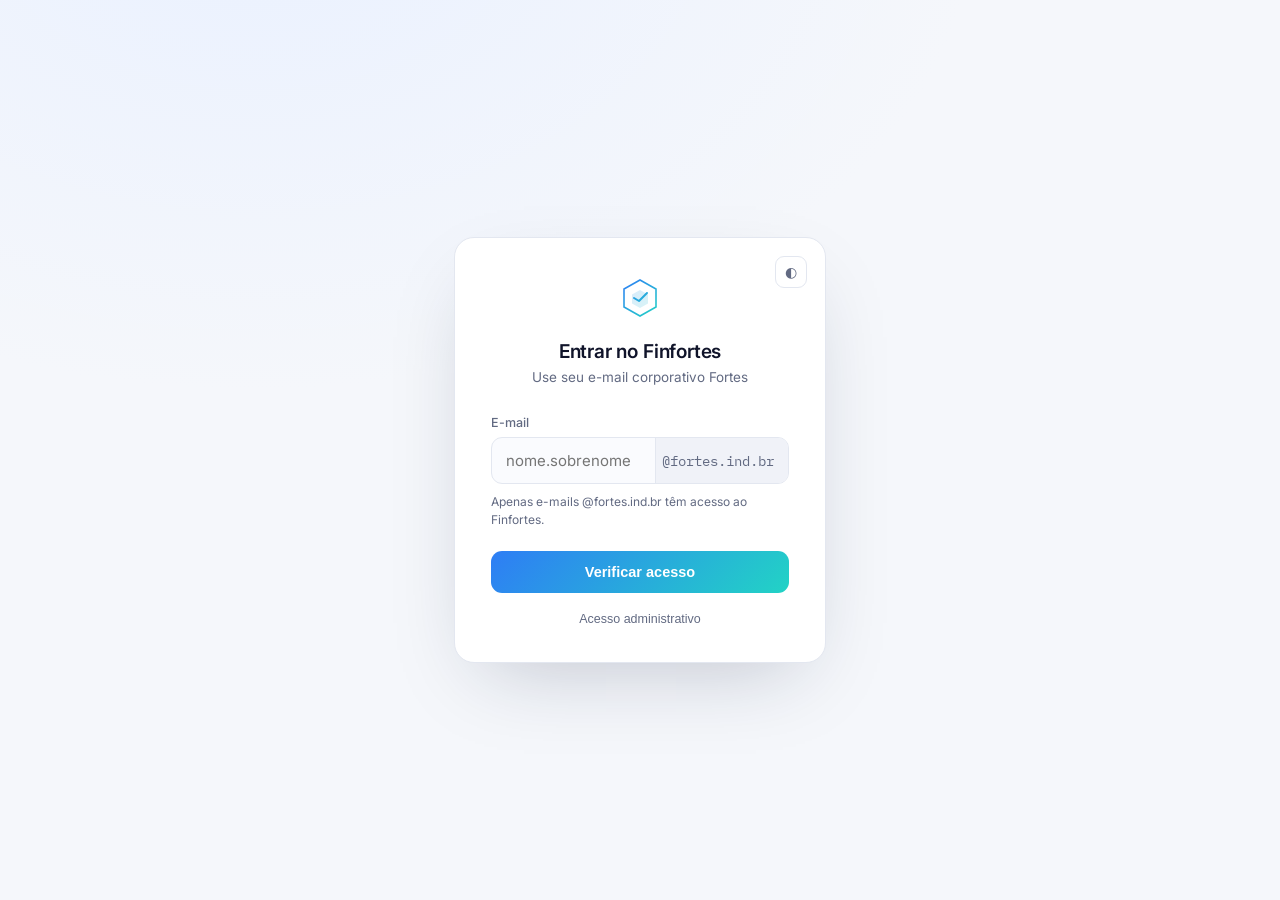
<file: login.html>
<!DOCTYPE html>
<html lang="pt-BR" data-theme="light">
<head>
<meta charset="UTF-8">
<meta name="viewport" content="width=device-width, initial-scale=1.0">
<title>Finfortes · Entrar</title>
<link rel="icon" href="pages/img/icone.ico" type="image/x-icon">
<link rel="preconnect" href="https://fonts.googleapis.com">
<link rel="preconnect" href="https://fonts.gstatic.com" crossorigin>
<link href="https://fonts.googleapis.com/css2?family=Fraunces:opsz,wght@9..144,500;9..144,600&family=Inter:wght@400;500;600&family=IBM+Plex+Mono:wght@500&display=swap" rel="stylesheet">
<style>
  :root {
    --navy-deep: #060D1A;
    --navy: #0B1830;
    --navy-soft: #13234A;
    --brand: #2E7DF5;
    --brand-2: #22D3C5;
    --brand-soft: rgba(46, 125, 245, 0.12);
    --bg: radial-gradient(1100px 700px at 15% -10%, #0F2549 0%, transparent 60%),
          radial-gradient(900px 600px at 110% 110%, #0B2E3E 0%, transparent 55%),
          var(--navy-deep);
    --surface: rgba(255, 255, 255, 0.035);
    --surface-solid: #0E1B36;
    --ink: #EEF2FB;
    --ink-soft: #8A93AD;
    --line: rgba(255, 255, 255, 0.09);
    --error: #FF6B6B;
    --error-bg: rgba(255, 107, 107, 0.12);
    --success: #34D399;
    --success-bg: rgba(52, 211, 153, 0.12);
    --radius: 16px;
    --shadow: 0 30px 80px -30px rgba(0, 0, 0, 0.7);
  }
  html[data-theme="light"] {
    --bg: radial-gradient(1200px 800px at 20% -10%, #EAF1FF 0%, transparent 60%), #F5F7FB;
    --surface: #FFFFFF;
    --surface-solid: #FFFFFF;
    --ink: #10142A;
    --ink-soft: #626A82;
    --line: #E3E7F0;
    --error: #C4372C;
    --error-bg: #FDECEA;
    --success: #17804F;
    --success-bg: #E7F7EF;
    --shadow: 0 30px 80px -30px rgba(20, 30, 60, 0.25);
  }
  * { box-sizing: border-box; }
  body {
    margin: 0;
    font-family: 'Inter', system-ui, sans-serif;
    background: var(--bg);
    color: var(--ink);
    min-height: 100vh;
    display: flex;
    align-items: center;
    justify-content: center;
    padding: 24px;
    transition: background .3s ease, color .3s ease;
  }

  .mark {
    width: 40px;
    height: 40px;
    margin: 0 auto 22px;
    position: relative;
  }
  .mark svg { width: 100%; height: 100%; display: block; }

  .card {
    width: 100%;
    max-width: 372px;
    background: var(--surface-solid);
    border: 1px solid var(--line);
    border-radius: 20px;
    box-shadow: var(--shadow);
    padding: 40px 36px 32px;
    position: relative;
  }
  html[data-theme="dark"] .card {
    background: linear-gradient(180deg, rgba(255,255,255,0.04), rgba(255,255,255,0.01));
    backdrop-filter: blur(20px);
  }

  .theme-toggle {
    position: absolute;
    top: 18px; right: 18px;
    border: 1px solid var(--line);
    background: transparent;
    color: var(--ink-soft);
    width: 32px; height: 32px;
    border-radius: 9px;
    cursor: pointer;
    display: flex; align-items: center; justify-content: center;
    font-size: 14px;
  }
  .theme-toggle:hover { border-color: var(--brand); color: var(--brand); }

  .card-head { text-align: center; margin-bottom: 30px; }
  .card-head h1 {
    font-size: 19px;
    font-weight: 600;
    margin: 0 0 6px;
    letter-spacing: -0.01em;
  }
  .card-head p {
    margin: 0;
    color: var(--ink-soft);
    font-size: 13.5px;
  }

  label {
    display: block;
    font-size: 12.5px;
    font-weight: 500;
    color: var(--ink-soft);
    margin-bottom: 7px;
  }
  .email-field {
    display: flex;
    align-items: stretch;
    border: 1px solid var(--line);
    border-radius: 11px;
    background: rgba(255,255,255,0.02);
    overflow: hidden;
    transition: border-color .15s ease, background .15s ease;
  }
  html[data-theme="light"] .email-field { background: #FAFBFE; }
  .email-field:focus-within { border-color: var(--brand); }
  .email-field input {
    flex: 1;
    min-width: 0;
    border: none;
    outline: none;
    background: transparent;
    color: var(--ink);
    font-size: 15px;
    padding: 13px 4px 13px 14px;
    font-family: 'Inter', sans-serif;
  }
  .email-suffix {
    display: flex;
    align-items: center;
    padding: 0 14px 0 6px;
    color: var(--ink-soft);
    font-size: 14px;
    font-family: 'IBM Plex Mono', monospace;
    background: rgba(255,255,255,0.03);
    border-left: 1px solid var(--line);
    white-space: nowrap;
  }
  html[data-theme="light"] .email-suffix { background: #F0F2F8; }
  .hint {
    font-size: 12px;
    color: var(--ink-soft);
    margin: 9px 0 0;
    line-height: 1.5;
  }
  button.submit {
    width: 100%;
    margin-top: 22px;
    padding: 13px;
    border: none;
    border-radius: 11px;
    background: linear-gradient(135deg, var(--brand), var(--brand-2));
    color: #fff;
    font-size: 14.5px;
    font-weight: 600;
    cursor: pointer;
    transition: filter .15s ease, transform .05s ease;
  }
  button.submit:hover { filter: brightness(1.08); }
  button.submit:active { transform: scale(0.99); }
  button.submit:disabled { opacity: 0.5; cursor: not-allowed; }

  .status {
    margin-top: 16px;
    padding: 11px 13px;
    border-radius: 10px;
    font-size: 13px;
    display: none;
    align-items: flex-start;
    gap: 8px;
    line-height: 1.4;
  }
  .status.show { display: flex; }
  .status.error { background: var(--error-bg); color: var(--error); }
  .status.success { background: var(--success-bg); color: var(--success); }
  .status.info { background: var(--brand-soft); color: var(--brand); }

  /* ---- Etapa OTP ---- */
  .step { display: none; }
  .step.active { display: block; }
  .back-link {
    display: inline-flex;
    align-items: center;
    gap: 4px;
    background: none;
    border: none;
    padding: 0;
    color: var(--ink-soft);
    font-size: 12.5px;
    cursor: pointer;
    margin-bottom: 16px;
  }
  .back-link:hover { color: var(--brand); }
  .otp-target {
    font-family: 'IBM Plex Mono', monospace;
    color: var(--ink);
    font-weight: 500;
  }
  .otp-boxes {
    display: flex;
    gap: 8px;
    margin-top: 6px;
  }
  .otp-boxes input {
    width: 100%;
    aspect-ratio: 1;
    text-align: center;
    font-size: 19px;
    font-family: 'IBM Plex Mono', monospace;
    font-weight: 500;
    border: 1px solid var(--line);
    border-radius: 11px;
    background: rgba(255,255,255,0.02);
    color: var(--ink);
    outline: none;
    transition: border-color .15s ease;
  }
  html[data-theme="light"] .otp-boxes input { background: #FAFBFE; }
  .otp-boxes input:focus { border-color: var(--brand); }
  .resend-row {
    display: flex;
    justify-content: space-between;
    align-items: center;
    margin-top: 16px;
    font-size: 12.5px;
    color: var(--ink-soft);
  }
  .resend-link {
    background: none;
    border: none;
    color: var(--brand);
    font-size: 12.5px;
    font-weight: 600;
    cursor: pointer;
    padding: 0;
  }
  .resend-link:disabled { color: var(--ink-soft); cursor: not-allowed; }

  .admin-link-row { text-align: center; margin-top: 14px; }
  .admin-link {
    background: none;
    border: none;
    color: var(--ink-soft);
    font-size: 12.5px;
    font-weight: 500;
    cursor: pointer;
    padding: 4px;
  }
  .admin-link:hover { color: var(--brand); }
</style>
</head>
<body>

  <div class="card">
    <button class="theme-toggle" id="themeToggle" type="button" title="Alternar tema">◐</button>

    <div class="mark">
      <svg viewBox="0 0 40 40" fill="none">
        <path d="M20 2 L36 11 V29 L20 38 L4 29 V11 Z" stroke="url(#markGrad)" stroke-width="1.6"/>
        <path d="M20 12 L28 16.5 V25.5 L20 30 L12 25.5 V16.5 Z" fill="url(#markGrad)" fill-opacity="0.18"/>
        <path d="M14 20 L19 23 L27 15" stroke="url(#markGrad)" stroke-width="2" stroke-linecap="round" stroke-linejoin="round"/>
        <defs>
          <linearGradient id="markGrad" x1="4" y1="2" x2="36" y2="38" gradientUnits="userSpaceOnUse">
            <stop stop-color="#2E7DF5"/>
            <stop offset="1" stop-color="#22D3C5"/>
          </linearGradient>
        </defs>
      </svg>
    </div>

    <div class="card-head">
      <h1>Entrar no Finfortes</h1>
      <p>Use seu e-mail corporativo Fortes</p>
    </div>

    <div class="step active" id="stepEmail">
      <form id="loginForm" novalidate>
        <label for="emailLocal">E-mail</label>
        <div class="email-field">
          <input type="text" id="emailLocal" placeholder="nome.sobrenome" autocomplete="username" autocapitalize="off" spellcheck="false" required>
          <span class="email-suffix">@fortes.ind.br</span>
        </div>
        <p class="hint">Apenas e-mails @fortes.ind.br têm acesso ao Finfortes.</p>

        <button type="submit" class="submit" id="submitBtn">Verificar acesso</button>
      </form>
      <div class="admin-link-row">
        <button type="button" class="admin-link" id="adminLinkBtn">Acesso administrativo</button>
      </div>
    </div>

    <div class="step" id="stepAdmin">
      <button type="button" class="back-link" id="backAdminBtn">← Trocar e-mail</button>
      <form id="adminForm" novalidate>
        <label for="emailAdminLocal">E-mail administrativo</label>
        <div class="email-field">
          <input type="text" id="emailAdminLocal" placeholder="nome.sobrenome" autocomplete="username" autocapitalize="off" spellcheck="false" required>
          <span class="email-suffix">@fortes.ind.br</span>
        </div>

        <label for="senhaAdmin" style="margin-top:14px;">Senha</label>
        <div class="email-field">
          <input type="password" id="senhaAdmin" placeholder="Sua senha" autocomplete="current-password" required>
        </div>
        <p class="hint">Acesso restrito a administradores do Finfortes.</p>

        <button type="submit" class="submit" id="adminSubmitBtn">Entrar</button>
      </form>
    </div>

    <div class="step" id="stepOtp">
        <button type="button" class="back-link" id="backBtn">← Trocar e-mail</button>
        <p class="hint" style="margin-bottom:14px;">Enviamos um código para <span class="otp-target" id="otpTarget"></span></p>

        <form id="otpForm" novalidate>
          <label>Código de acesso</label>
          <div class="otp-boxes" id="otpBoxes">
            <input type="text" inputmode="numeric" maxlength="1" autocomplete="one-time-code">
            <input type="text" inputmode="numeric" maxlength="1">
            <input type="text" inputmode="numeric" maxlength="1">
            <input type="text" inputmode="numeric" maxlength="1">
            <input type="text" inputmode="numeric" maxlength="1">
            <input type="text" inputmode="numeric" maxlength="1">
          </div>
          <button type="submit" class="submit" id="verifyBtn">Entrar</button>
        </form>

        <div class="resend-row">
          <span>Não recebeu?</span>
          <button type="button" class="resend-link" id="resendBtn">Reenviar código</button>
        </div>
      </div>

      <div class="status" id="status"></div>
    </div>
  </section>

  <script type="module">
    import { createClient } from 'https://esm.sh/@supabase/supabase-js@2';

    const SUPABASE_URL = "https://skvayfwuaelxxnhctlhv.supabase.co";
    const SUPABASE_ANON_KEY = "sb_publishable_io0L_HpoZeWfh4jlQvBN-Q_R2N9cBwb";
    const DOMAIN = "@fortes.ind.br";

    const supabase = createClient(SUPABASE_URL, SUPABASE_ANON_KEY);

    const form = document.getElementById('loginForm');
    const emailLocal = document.getElementById('emailLocal');
    const submitBtn = document.getElementById('submitBtn');
    const statusBox = document.getElementById('status');

    const stepEmail = document.getElementById('stepEmail');
    const stepOtp = document.getElementById('stepOtp');
    const stepAdmin = document.getElementById('stepAdmin');
    const adminLinkBtn = document.getElementById('adminLinkBtn');
    const backAdminBtn = document.getElementById('backAdminBtn');
    const adminForm = document.getElementById('adminForm');
    const emailAdminLocal = document.getElementById('emailAdminLocal');
    const senhaAdmin = document.getElementById('senhaAdmin');
    const adminSubmitBtn = document.getElementById('adminSubmitBtn');
    const otpTarget = document.getElementById('otpTarget');
    const otpForm = document.getElementById('otpForm');
    const otpBoxes = [...document.querySelectorAll('#otpBoxes input')];
    const verifyBtn = document.getElementById('verifyBtn');
    const backBtn = document.getElementById('backBtn');
    const resendBtn = document.getElementById('resendBtn');

    let currentEmail = '';
    let resendTimer = null;

    function setStatus(kind, message) {
      statusBox.className = 'status show ' + kind;
      statusBox.textContent = message;
    }
    function clearStatus() {
      statusBox.className = 'status';
      statusBox.textContent = '';
    }

    function showStep(step) {
      [stepEmail, stepAdmin, stepOtp].forEach(s => s.classList.remove('active'));
      step.classList.add('active');
    }

    function goToOtpStep(email) {
      currentEmail = email;
      otpTarget.textContent = email;
      showStep(stepOtp);
      otpBoxes.forEach(b => b.value = '');
      otpBoxes[0].focus();
      startResendCooldown();
    }

    function goToEmailStep() {
      showStep(stepEmail);
      clearStatus();
      if (resendTimer) clearInterval(resendTimer);
    }

    function goToAdminStep() {
      showStep(stepAdmin);
      clearStatus();
      emailAdminLocal.value = '';
      senhaAdmin.value = '';
      emailAdminLocal.focus();
    }

    function startResendCooldown(seconds = 30) {
      let remaining = seconds;
      resendBtn.disabled = true;
      resendBtn.textContent = `Reenviar código (${remaining}s)`;
      if (resendTimer) clearInterval(resendTimer);
      resendTimer = setInterval(() => {
        remaining -= 1;
        if (remaining <= 0) {
          clearInterval(resendTimer);
          resendBtn.disabled = false;
          resendBtn.textContent = 'Reenviar código';
        } else {
          resendBtn.textContent = `Reenviar código (${remaining}s)`;
        }
      }, 1000);
    }

    async function sendOtp(email) {
      const { error } = await supabase.auth.signInWithOtp({ email });
      return error;
    }

    // Bloqueia qualquer tentativa de digitar "@algumacoisa" no campo — só o nome de usuário é editável
    emailLocal.addEventListener('input', () => {
      emailLocal.value = emailLocal.value.replace(/[@\s]/g, '');
    });
    emailAdminLocal.addEventListener('input', () => {
      emailAdminLocal.value = emailAdminLocal.value.replace(/[@\s]/g, '');
    });

    adminLinkBtn.addEventListener('click', goToAdminStep);
    backAdminBtn.addEventListener('click', goToEmailStep);

    adminForm.addEventListener('submit', async (e) => {
      e.preventDefault();
      clearStatus();

      const local = emailAdminLocal.value.trim();
      const senha = senhaAdmin.value;
      if (!local || !senha) {
        setStatus('error', 'Preencha e-mail e senha administrativos.');
        return;
      }

      const email = (local + DOMAIN).toLowerCase();

      adminSubmitBtn.disabled = true;
      adminSubmitBtn.textContent = 'Entrando...';

      try {
        const { data: authData, error: authError } = await supabase.auth.signInWithPassword({
          email,
          password: senha
        });

        if (authError) {
          console.error(authError);
          setStatus('error', 'E-mail ou senha inválidos.');
          return;
        }

        const { data, error } = await supabase
          .from('Perfil')
          .select('nome, is_admin')
          .ilike('email', email)
          .maybeSingle();

        if (error || !data || data.is_admin !== true) {
          console.error(error);
          await supabase.auth.signOut();
          setStatus('error', 'Acesso restrito a administradores.');
          return;
        }

        await supabase.auth.signOut();
        sessionStorage.setItem('finfortes_admin_email', email);
        setStatus('success', `Acesso confirmado, ${data.nome.split(' ')[0]}. Redirecionando...`);
        window.location.href = '/pages/admin-perfil.html';
      } catch (err) {
        console.error(err);
        setStatus('error', 'Falha de conexão com o Supabase.');
      } finally {
        adminSubmitBtn.disabled = false;
        adminSubmitBtn.textContent = 'Entrar';
      }
    });

    form.addEventListener('submit', async (e) => {
      e.preventDefault();
      clearStatus();

      const local = emailLocal.value.trim();
      if (!local) {
        setStatus('error', 'Digite seu nome de usuário corporativo.');
        return;
      }

      const email = (local + DOMAIN).toLowerCase();

      submitBtn.disabled = true;
      submitBtn.textContent = 'Verificando...';

      try {
        const { data, error } = await supabase
          .from('Perfil')
          .select('nome, email')
          .ilike('email', email)
          .maybeSingle();

        if (error) {
          console.error(error);
          setStatus('error', 'Não foi possível verificar o e-mail agora. Tente novamente em instantes.');
        } else if (data) {
          setStatus('info', `Enviando código para ${data.nome.split(' ')[0]}...`);
          const otpError = await sendOtp(email);
          if (otpError) {
            console.error(otpError);
            setStatus('error', 'E-mail cadastrado, mas não foi possível enviar o código agora.');
          } else {
            goToOtpStep(email);
          }
        } else {
          setStatus('error', 'Este e-mail não está cadastrado no Finfortes. Fale com o financeiro.');
        }
      } catch (err) {
        console.error(err);
        setStatus('error', 'Falha de conexão com o Supabase.');
      } finally {
        submitBtn.disabled = false;
        submitBtn.textContent = 'Verificar acesso';
      }
    });

    // Navegação entre as caixas do código (auto-avança e aceita colar o código inteiro)
    otpBoxes.forEach((box, i) => {
      box.addEventListener('input', () => {
        box.value = box.value.replace(/\D/g, '').slice(0, 1);
        if (box.value && i < otpBoxes.length - 1) otpBoxes[i + 1].focus();
      });
      box.addEventListener('keydown', (e) => {
        if (e.key === 'Backspace' && !box.value && i > 0) otpBoxes[i - 1].focus();
      });
      box.addEventListener('paste', (e) => {
        const pasted = (e.clipboardData.getData('text') || '').replace(/\D/g, '').slice(0, 6);
        if (pasted.length > 1) {
          e.preventDefault();
          pasted.split('').forEach((digit, idx) => { if (otpBoxes[idx]) otpBoxes[idx].value = digit; });
          otpBoxes[Math.min(pasted.length, otpBoxes.length) - 1].focus();
        }
      });
    });

    backBtn.addEventListener('click', goToEmailStep);

    resendBtn.addEventListener('click', async () => {
      if (resendBtn.disabled) return;
      clearStatus();
      resendBtn.disabled = true;
      const error = await sendOtp(currentEmail);
      if (error) {
        console.error(error);
        setStatus('error', 'Não foi possível reenviar agora. Tente de novo em instantes.');
        resendBtn.disabled = false;
      } else {
        setStatus('success', 'Novo código enviado.');
        startResendCooldown();
      }
    });

    otpForm.addEventListener('submit', async (e) => {
      e.preventDefault();
      clearStatus();

      const token = otpBoxes.map(b => b.value).join('');
      if (token.length < 6) {
        setStatus('error', 'Digite os 6 dígitos do código.');
        return;
      }

      verifyBtn.disabled = true;
      verifyBtn.textContent = 'Entrando...';

      try {
        const { data, error } = await supabase.auth.verifyOtp({
          email: currentEmail,
          token,
          type: 'email'
        });

        if (error) {
          console.error(error);
          setStatus('error', 'Código inválido ou expirado. Tente novamente ou reenvie.');
        } else {
          setStatus('success', 'Acesso confirmado! Entrando...');
          window.location.href = '/pages/index.html';
        }
      } catch (err) {
        console.error(err);
        setStatus('error', 'Falha de conexão com o Supabase.');
      } finally {
        verifyBtn.disabled = false;
        verifyBtn.textContent = 'Entrar';
      }
    });

    // Tema claro/escuro
    const html = document.documentElement;
    const toggle = document.getElementById('themeToggle');
    toggle.addEventListener('click', () => {
      const next = html.getAttribute('data-theme') === 'dark' ? 'light' : 'dark';
      html.setAttribute('data-theme', next);
      toggle.textContent = next === 'dark' ? '◑' : '◐';
    });
  </script>
</body>
</html>
</file>
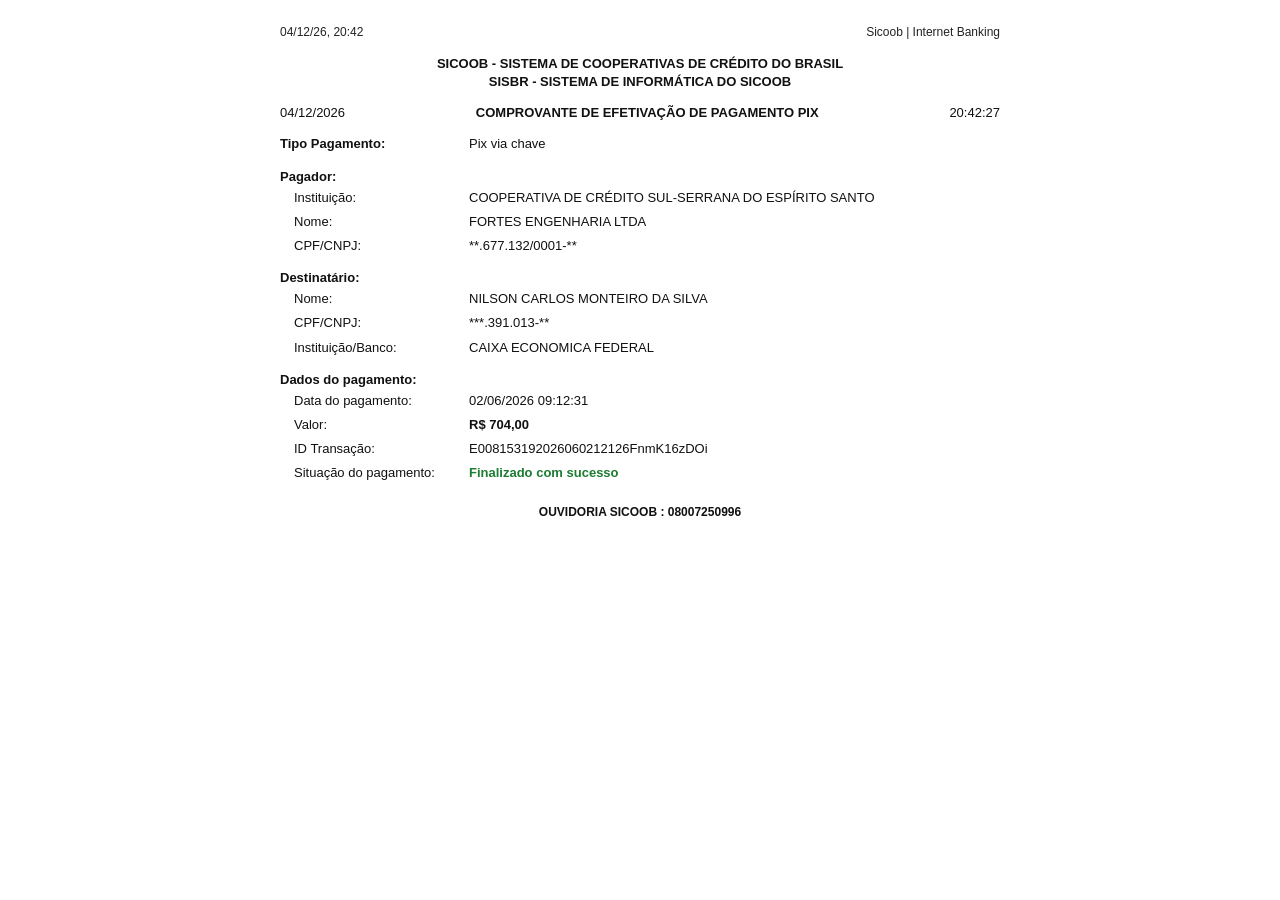
<file: pages/comprovante.html>
<!DOCTYPE html>
<html lang="pt-BR">
<head>
<meta charset="UTF-8">
<title>Comprovante Sicoob - PIX</title>
<link rel="icon" type="image/x-icon" href="img/icone.ico">
<style>
  * { box-sizing: border-box; }
  body {
    font-family: Arial, Helvetica, sans-serif;
    background: #fff;
    margin: 0;
    padding: 25px 15px;
    color: #111;
    font-size: 13px;
  }
  .receipt {
    max-width: 720px;
    margin: 0 auto;
  }
  .top-bar {
    display: flex;
    justify-content: space-between;
    font-size: 12px;
    color: #222;
    margin-bottom: 16px;
  }
  .bank-header {
    text-align: center;
    font-size: 13px;
    font-weight: bold;
    line-height: 1.4;
    margin-bottom: 14px;
  }
  .doc-title-row {
    display: flex;
    justify-content: space-between;
    align-items: baseline;
    margin-bottom: 12px;
  }
  .doc-title-row .title {
    font-size: 13px;
    font-weight: bold;
  }
  .section-label {
    font-weight: bold;
    margin-top: 12px;
    margin-bottom: 2px;
  }
  .row {
    display: grid;
    grid-template-columns: 175px 1fr;
    padding: 3px 0 3px 14px;
    line-height: 1.4;
  }
  .row .value.strong {
    font-weight: bold;
  }
  .footer {
    text-align: center;
    font-size: 12px;
    font-weight: bold;
    margin-top: 20px;
  }
  .status-ok {
    color: #1c7c31;
    font-weight: bold;
  }
</style>
</head>
<body>

<div class="receipt">

  <div class="top-bar">
    <span id="dataHoraTopo"></span>
    <span>Sicoob | Internet Banking</span>
  </div>

  <div class="bank-header">
    SICOOB - SISTEMA DE COOPERATIVAS DE CRÉDITO DO BRASIL<br>
    SISBR - SISTEMA DE INFORMÁTICA DO SICOOB
  </div>

  <div class="doc-title-row">
    <span id="dataPagamentoTitulo"></span>
    <span class="title">COMPROVANTE DE EFETIVAÇÃO DE PAGAMENTO PIX</span>
    <span id="horaTitulo"></span>
  </div>

  <div class="row" style="padding-left:0; grid-template-columns:189px 1fr;">
    <span class="section-label" style="margin:0;">Tipo Pagamento:</span>
    <span>Pix via chave</span>
  </div>

  <div class="section-label">Pagador:</div>
  <div class="row">
    <span>Instituição:</span>
    <span>COOPERATIVA DE CRÉDITO SUL-SERRANA DO ESPÍRITO SANTO</span>
  </div>
  <div class="row">
    <span>Nome:</span>
    <span>FORTES ENGENHARIA LTDA</span>
  </div>
  <div class="row">
    <span>CPF/CNPJ:</span>
    <span>**.677.132/0001-**</span>
  </div>

  <div class="section-label">Destinatário:</div>
  <div class="row">
    <span>Nome:</span>
    <span id="destFavorecido"></span>
  </div>
  <div class="row">
    <span>CPF/CNPJ:</span>
    <span id="destCpfCnpj"></span>
  </div>
  <div class="row">
    <span>Instituição/Banco:</span>
    <span id="destBanco"></span>
  </div>

  <div class="section-label">Dados do pagamento:</div>
  <div class="row">
    <span>Data do pagamento:</span>
    <span id="dataPagamento"></span>
  </div>
  <div class="row">
    <span>Valor:</span>
    <span class="value strong" id="valorPagamento"></span>
  </div>
  <div class="row">
    <span>ID Transação:</span>
    <span id="idTransacao"></span>
  </div>
  <div class="row">
    <span>Situação do pagamento:</span>
    <span class="status-ok">Finalizado com sucesso</span>
  </div>

  <div class="footer">
    OUVIDORIA SICOOB : 08007250996
  </div>

</div>

<script>
  // ===== Dados vindos do banco de dados (JSON) =====
  const conciliado = {
    "comprovante": 0,
    "dados": {
      "banco": "CAIXA ECONOMICA FEDERAL",
      "cnpj_cpf": "***.391.013-**",
      "favorecido": "NILSON CARLOS MONTEIRO DA SILVA",
      "id_transacao": "E008153192026060212126FnmK16zDOi",
      "identificador": null,
      "pagamento": "02/06/2026 09:12:31",
      "valor": "704,00"
    }
  };

  const d = conciliado.dados;

  document.getElementById("destFavorecido").textContent = d.favorecido;
  document.getElementById("destCpfCnpj").textContent = d.cnpj_cpf;
  document.getElementById("destBanco").textContent = d.banco;
  document.getElementById("dataPagamento").textContent = d.pagamento;
  document.getElementById("valorPagamento").textContent = "R$ " + d.valor;
  document.getElementById("idTransacao").textContent = d.id_transacao;

  // Data/hora atual = momento em que o comprovante foi gerado
  const agora = new Date();

  const dataTopo = agora.toLocaleDateString("pt-BR", {
    day: "2-digit", month: "2-digit", year: "2-digit"
  });
  const horaTopo = agora.toLocaleTimeString("pt-BR", {
    hour: "2-digit", minute: "2-digit"
  });
  document.getElementById("dataHoraTopo").textContent = `${dataTopo}, ${horaTopo}`;

  const dataTitulo = agora.toLocaleDateString("pt-BR", {
    day: "2-digit", month: "2-digit", year: "numeric"
  });
  document.getElementById("dataPagamentoTitulo").textContent = dataTitulo;

  const horaTitulo = agora.toLocaleTimeString("pt-BR", {
    hour: "2-digit", minute: "2-digit", second: "2-digit"
  });
  document.getElementById("horaTitulo").textContent = horaTitulo;
</script>

</body>
</html>
</file>
